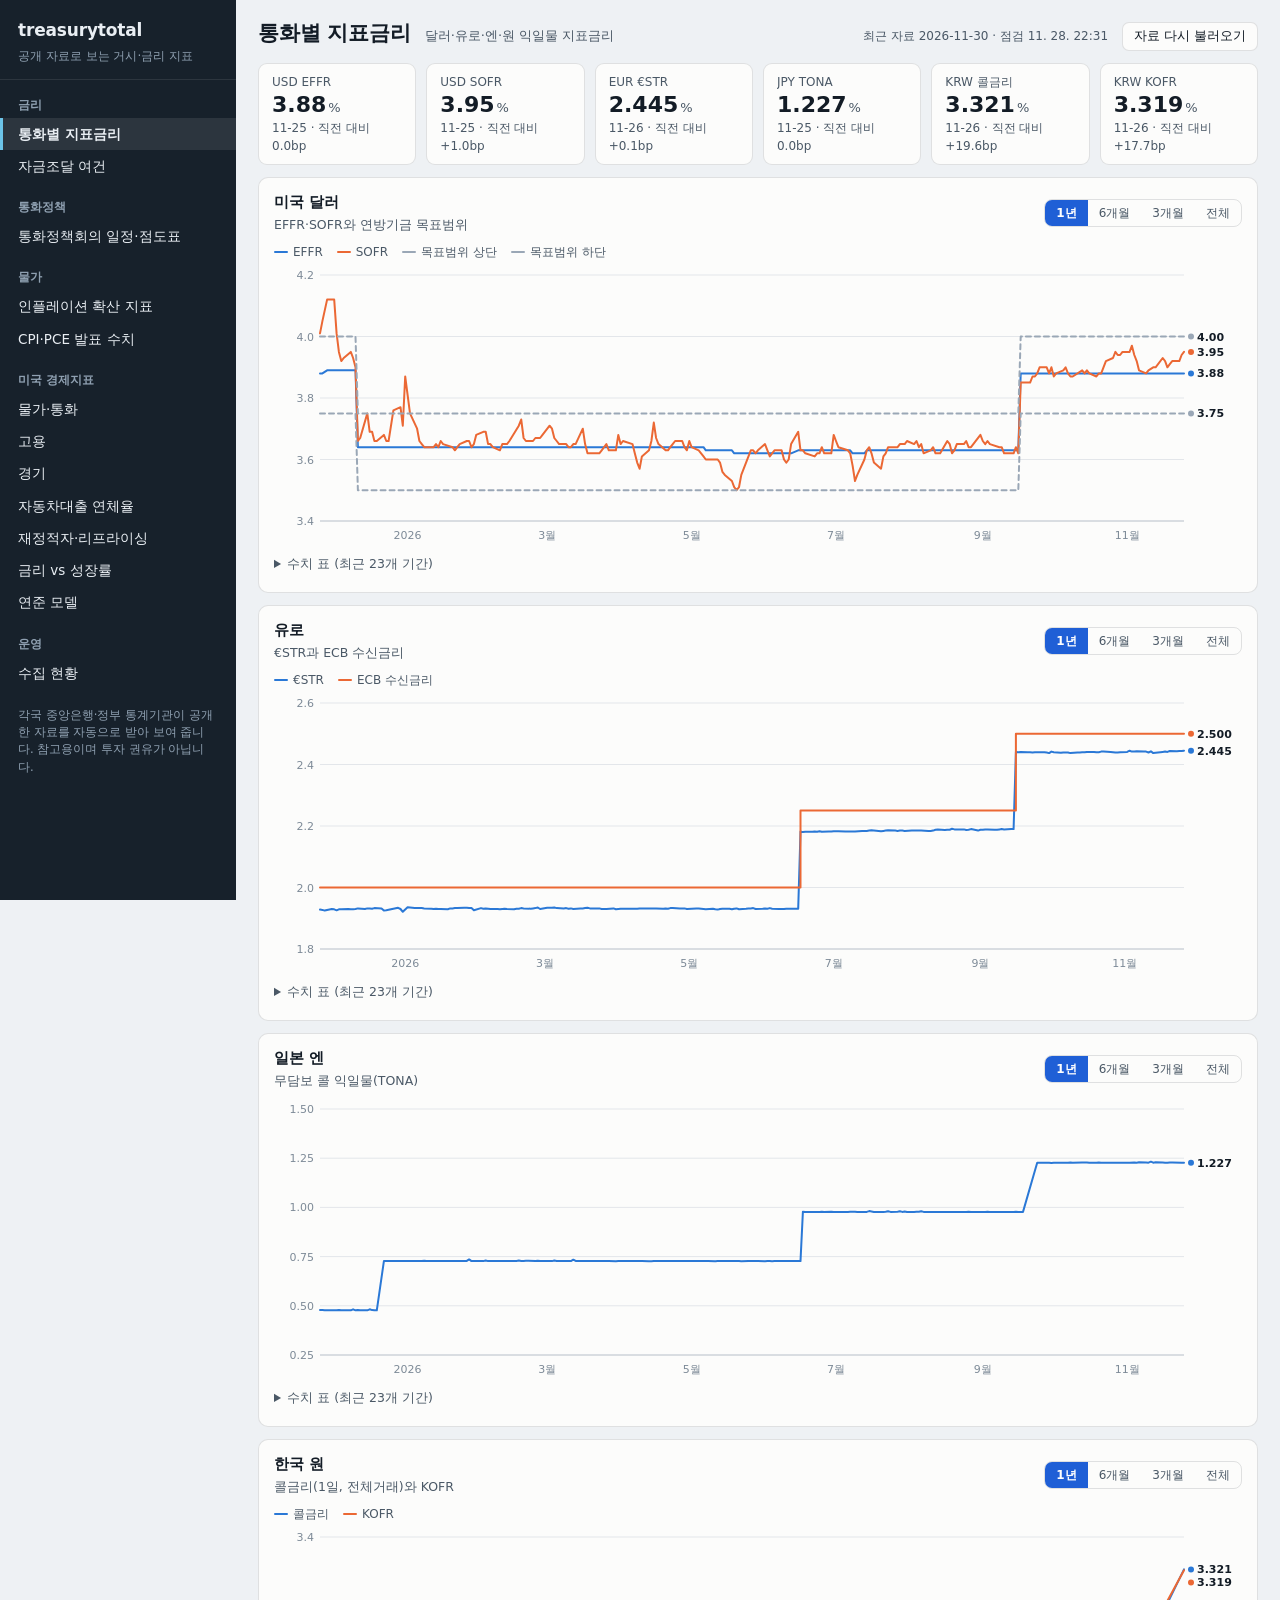
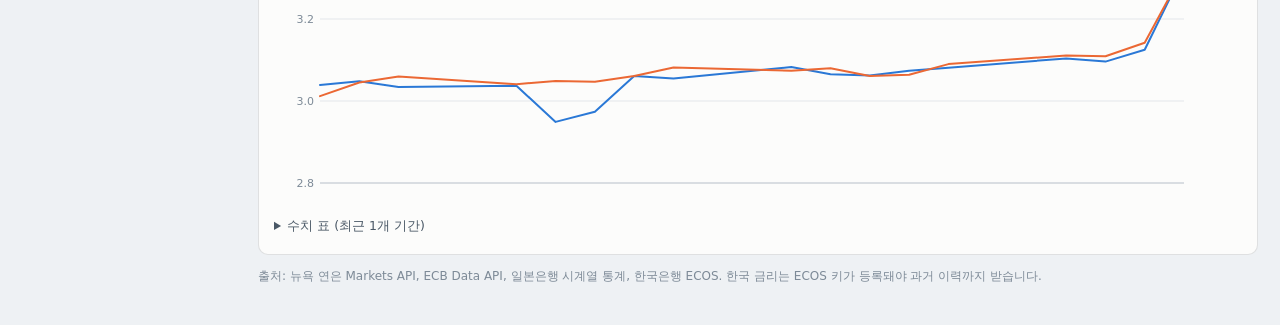
<file: docs/index.html>
<!doctype html>
<html lang="ko">
<head>
<meta charset="utf-8">
<meta name="viewport" content="width=device-width, initial-scale=1">
<meta name="robots" content="noindex, nofollow">
<title>treasurytotal — 거시·금리 지표</title>
<link rel="stylesheet" href="app.css">
</head>
<body class="viz-root">
<div class="shell">
  <aside class="rail" id="rail">
    <div class="brand">
      <h1>treasurytotal</h1>
      <p>공개 자료로 보는 거시·금리 지표</p>
    </div>
    <button class="menu-toggle" id="menu-toggle" type="button" aria-expanded="false">메뉴 열기</button>
    <nav id="nav" aria-label="메뉴"></nav>
    <p class="rail-foot">각국 중앙은행·정부 통계기관이 공개한 자료를 자동으로 받아 보여 줍니다. 참고용이며 투자 권유가 아닙니다.</p>
  </aside>
  <main>
    <div class="topbar">
      <h2 id="title"></h2>
      <span class="desc" id="desc"></span>
      <span class="fresh" id="fresh"></span>
      <button class="btn" id="refresh" type="button">자료 다시 불러오기</button>
    </div>
    <div id="view"></div>
  </main>
</div>
<script src="chart.js"></script>
<script src="app.js"></script>
</body>
</html>
</file>
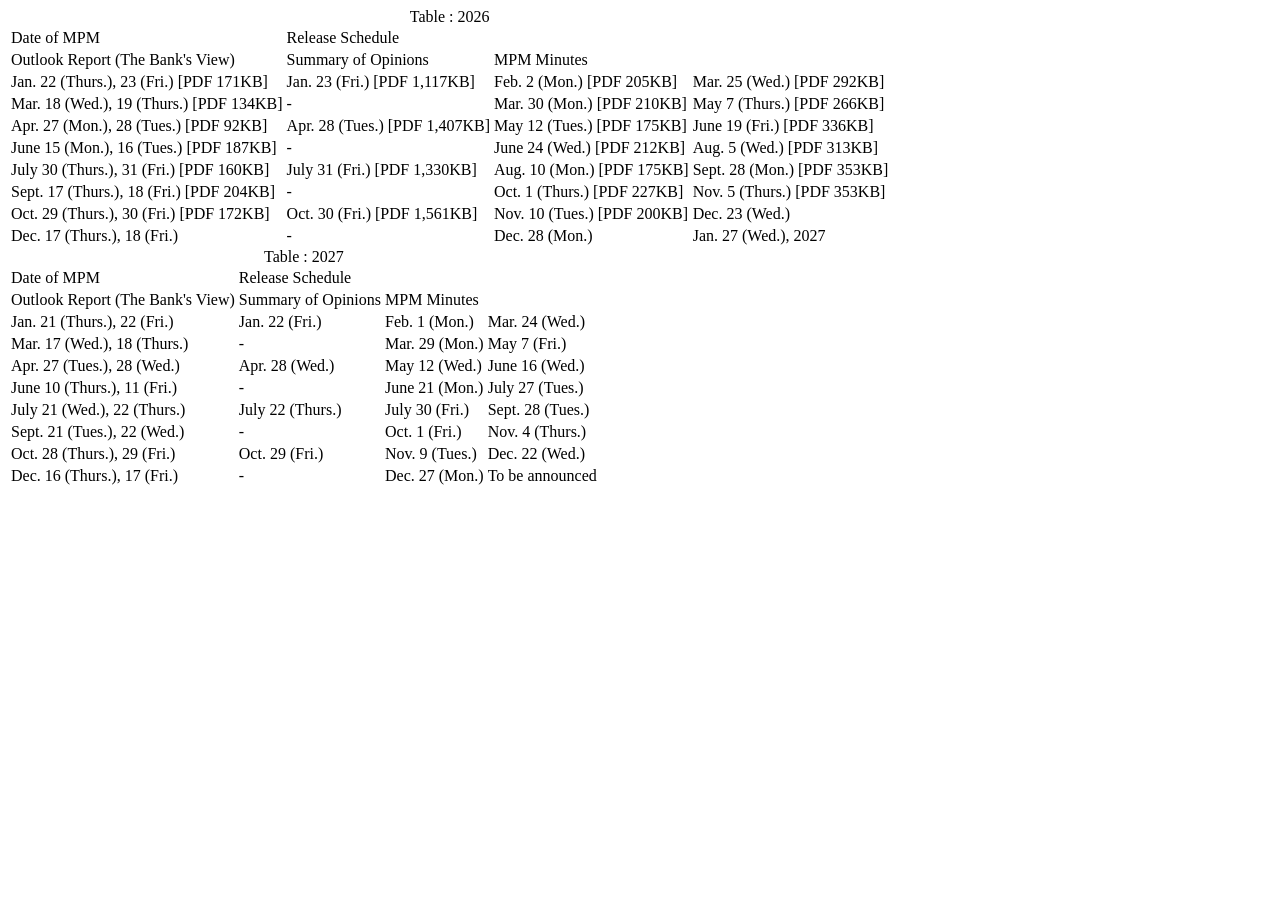
<file: tests/fixtures/boj_schedule.html>
<html><body><table><caption>Table : 2026</caption><tr><td>Date of MPM</td><td>Release Schedule</td></tr><tr><td>Outlook Report (The Bank&#x27;s View)</td><td>Summary of Opinions</td><td>MPM Minutes</td></tr><tr><td>Jan. 22 (Thurs.), 23 (Fri.) [PDF 171KB]</td><td>Jan. 23 (Fri.) [PDF 1,117KB]</td><td>Feb. 2 (Mon.) [PDF 205KB]</td><td>Mar. 25 (Wed.) [PDF 292KB]</td></tr><tr><td>Mar. 18 (Wed.), 19 (Thurs.) [PDF 134KB]</td><td>-</td><td>Mar. 30 (Mon.) [PDF 210KB]</td><td>May 7 (Thurs.) [PDF 266KB]</td></tr><tr><td>Apr. 27 (Mon.), 28 (Tues.) [PDF 92KB]</td><td>Apr. 28 (Tues.) [PDF 1,407KB]</td><td>May 12 (Tues.) [PDF 175KB]</td><td>June 19 (Fri.) [PDF 336KB]</td></tr><tr><td>June 15 (Mon.), 16 (Tues.) [PDF 187KB]</td><td>-</td><td>June 24 (Wed.) [PDF 212KB]</td><td>Aug. 5 (Wed.) [PDF 313KB]</td></tr><tr><td>July 30 (Thurs.), 31 (Fri.) [PDF 160KB]</td><td>July 31 (Fri.) [PDF 1,330KB]</td><td>Aug. 10 (Mon.) [PDF 175KB]</td><td>Sept. 28 (Mon.) [PDF 353KB]</td></tr><tr><td>Sept. 17 (Thurs.), 18 (Fri.) [PDF 204KB]</td><td>-</td><td>Oct. 1 (Thurs.) [PDF 227KB]</td><td>Nov. 5 (Thurs.) [PDF 353KB]</td></tr><tr><td>Oct. 29 (Thurs.), 30 (Fri.) [PDF 172KB]</td><td>Oct. 30 (Fri.) [PDF 1,561KB]</td><td>Nov. 10 (Tues.) [PDF 200KB]</td><td>Dec. 23 (Wed.)</td></tr><tr><td>Dec. 17 (Thurs.), 18 (Fri.)</td><td>-</td><td>Dec. 28 (Mon.)</td><td>Jan. 27 (Wed.), 2027</td></tr></table>
<table><caption>Table : 2027</caption><tr><td>Date of MPM</td><td>Release Schedule</td></tr><tr><td>Outlook Report (The Bank&#x27;s View)</td><td>Summary of Opinions</td><td>MPM Minutes</td></tr><tr><td>Jan. 21 (Thurs.), 22 (Fri.)</td><td>Jan. 22 (Fri.)</td><td>Feb. 1 (Mon.)</td><td>Mar. 24 (Wed.)</td></tr><tr><td>Mar. 17 (Wed.), 18 (Thurs.)</td><td>-</td><td>Mar. 29 (Mon.)</td><td>May 7 (Fri.)</td></tr><tr><td>Apr. 27 (Tues.), 28 (Wed.)</td><td>Apr. 28 (Wed.)</td><td>May 12 (Wed.)</td><td>June 16 (Wed.)</td></tr><tr><td>June 10 (Thurs.), 11 (Fri.)</td><td>-</td><td>June 21 (Mon.)</td><td>July 27 (Tues.)</td></tr><tr><td>July 21 (Wed.), 22 (Thurs.)</td><td>July 22 (Thurs.)</td><td>July 30 (Fri.)</td><td>Sept. 28 (Tues.)</td></tr><tr><td>Sept. 21 (Tues.), 22 (Wed.)</td><td>-</td><td>Oct. 1 (Fri.)</td><td>Nov. 4 (Thurs.)</td></tr><tr><td>Oct. 28 (Thurs.), 29 (Fri.)</td><td>Oct. 29 (Fri.)</td><td>Nov. 9 (Tues.)</td><td>Dec. 22 (Wed.)</td></tr><tr><td>Dec. 16 (Thurs.), 17 (Fri.)</td><td>-</td><td>Dec. 27 (Mon.)</td><td>To be announced</td></tr></table></body></html>
</file>
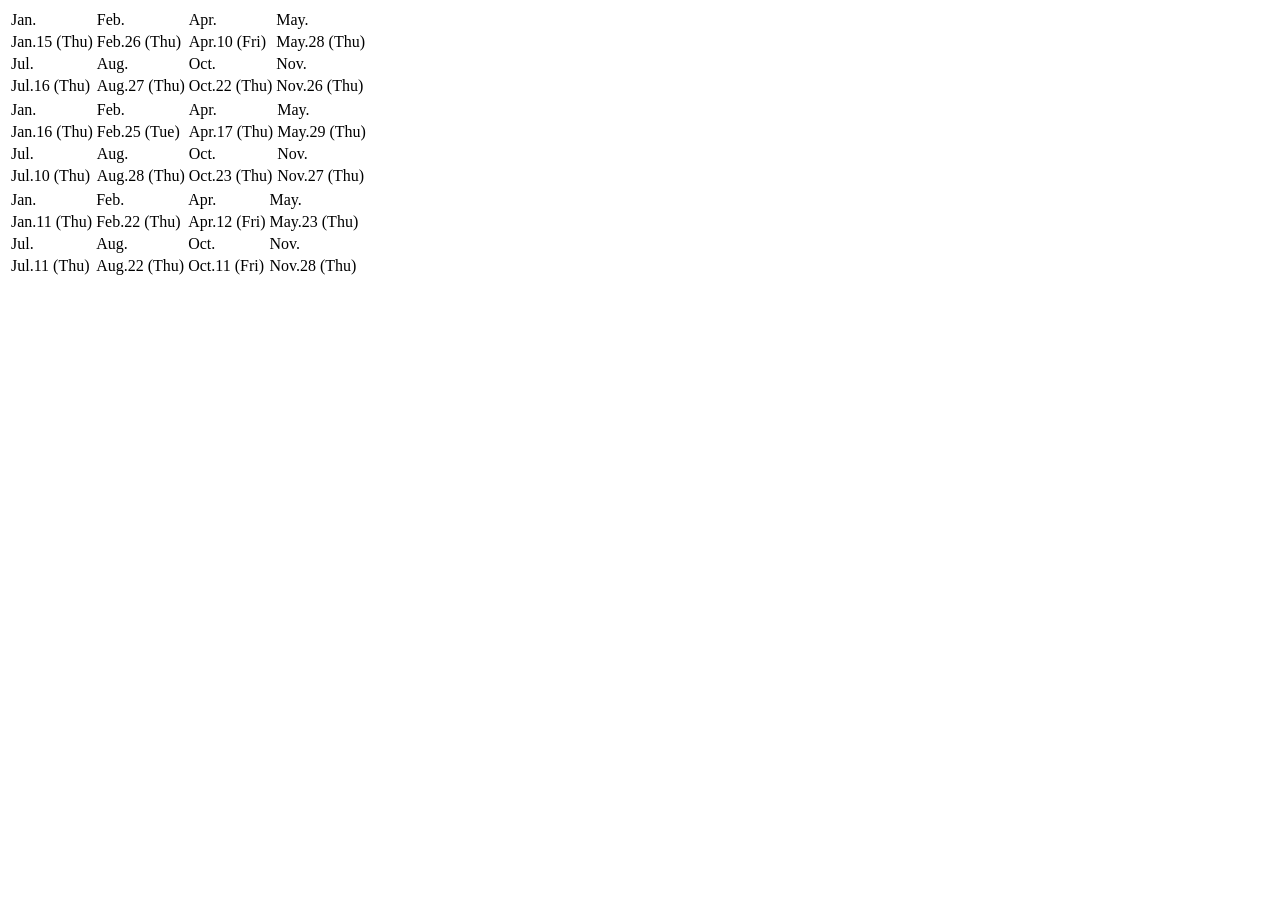
<file: tests/fixtures/bok_schedule.html>
<html><body><table><tr><td>Jan.</td><td>Feb.</td><td>Apr.</td><td>May.</td></tr><tr><td>Jan.15 (Thu)</td><td>Feb.26 (Thu)</td><td>Apr.10 (Fri)</td><td>May.28 (Thu)</td></tr><tr><td>Jul.</td><td>Aug.</td><td>Oct.</td><td>Nov.</td></tr><tr><td>Jul.16 (Thu)</td><td>Aug.27 (Thu)</td><td>Oct.22 (Thu)</td><td>Nov.26 (Thu)</td></tr></table>
<table><tr><td>Jan.</td><td>Feb.</td><td>Apr.</td><td>May.</td></tr><tr><td>Jan.16 (Thu)</td><td>Feb.25 (Tue)</td><td>Apr.17 (Thu)</td><td>May.29 (Thu)</td></tr><tr><td>Jul.</td><td>Aug.</td><td>Oct.</td><td>Nov.</td></tr><tr><td>Jul.10 (Thu)</td><td>Aug.28 (Thu)</td><td>Oct.23 (Thu)</td><td>Nov.27 (Thu)</td></tr></table>
<table><tr><td>Jan.</td><td>Feb.</td><td>Apr.</td><td>May.</td></tr><tr><td>Jan.11 (Thu)</td><td>Feb.22 (Thu)</td><td>Apr.12 (Fri)</td><td>May.23 (Thu)</td></tr><tr><td>Jul.</td><td>Aug.</td><td>Oct.</td><td>Nov.</td></tr><tr><td>Jul.11 (Thu)</td><td>Aug.22 (Thu)</td><td>Oct.11 (Fri)</td><td>Nov.28 (Thu)</td></tr></table></body></html>
</file>
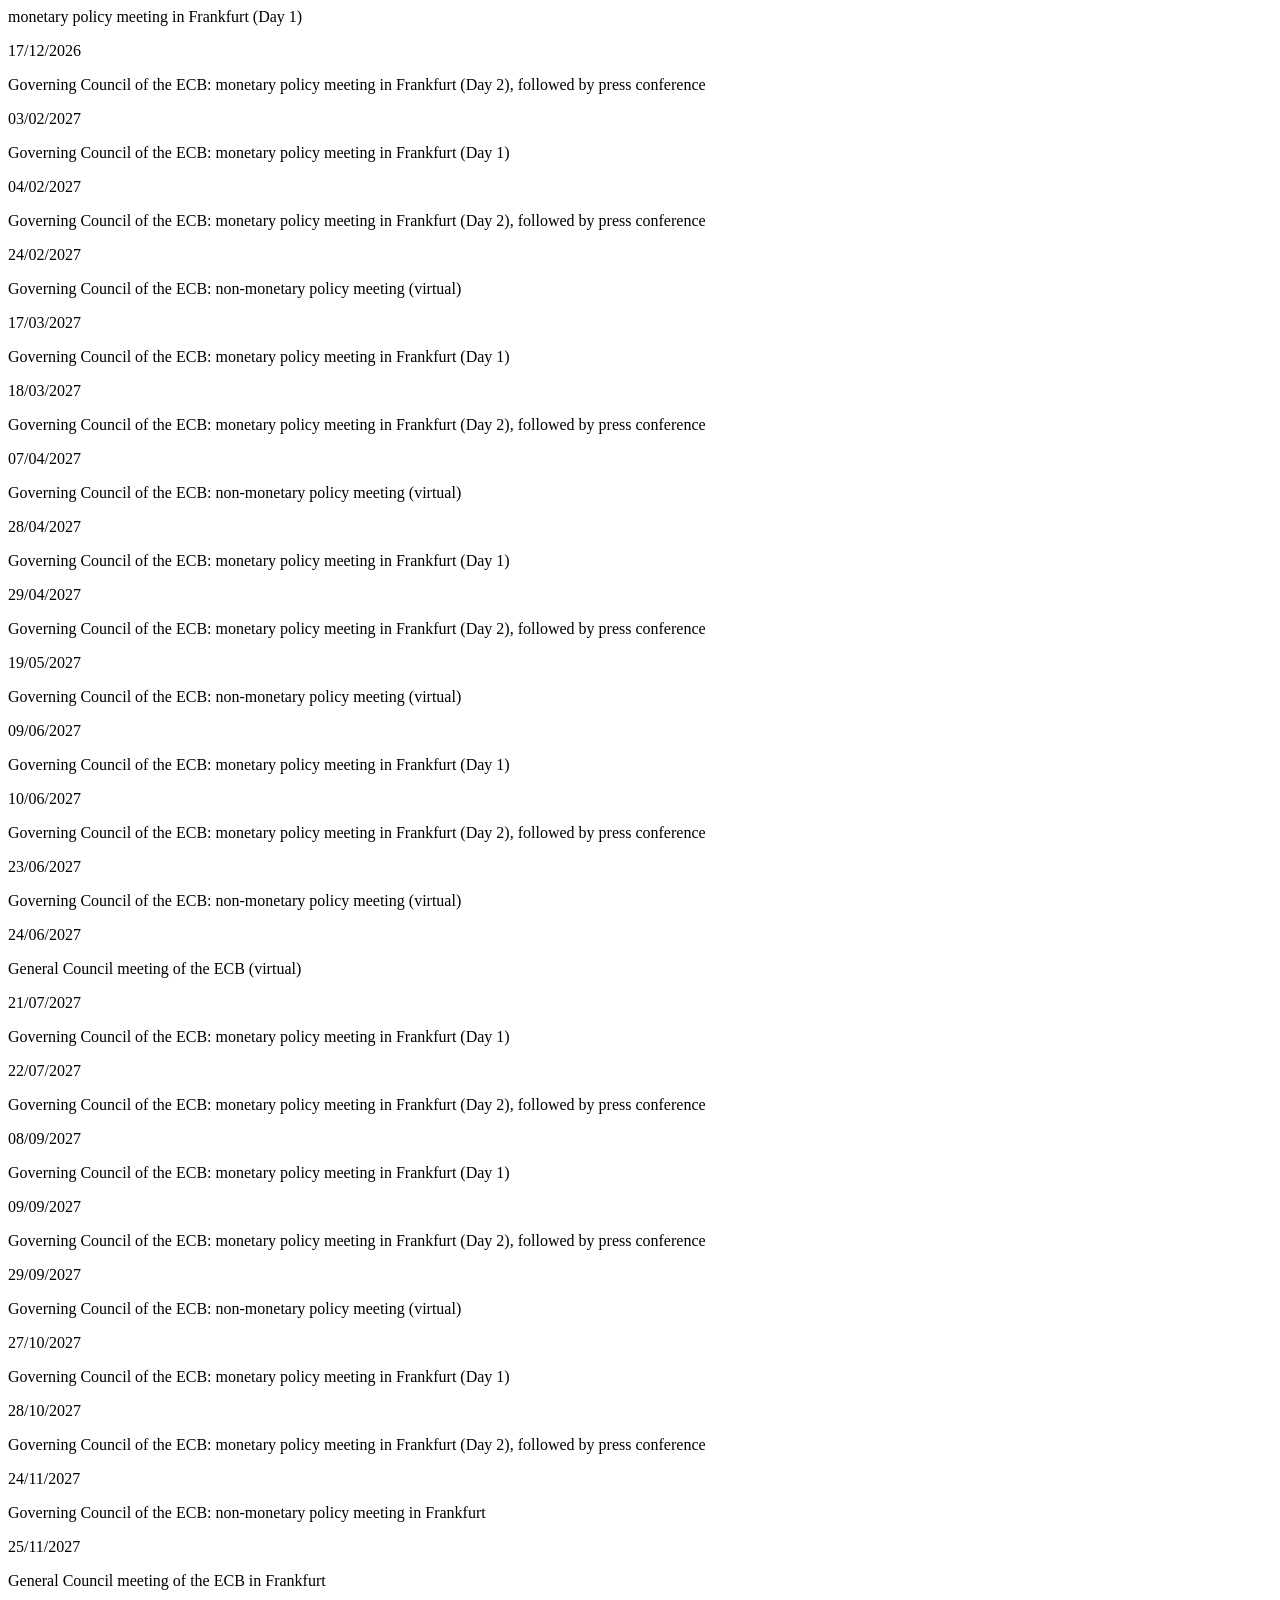
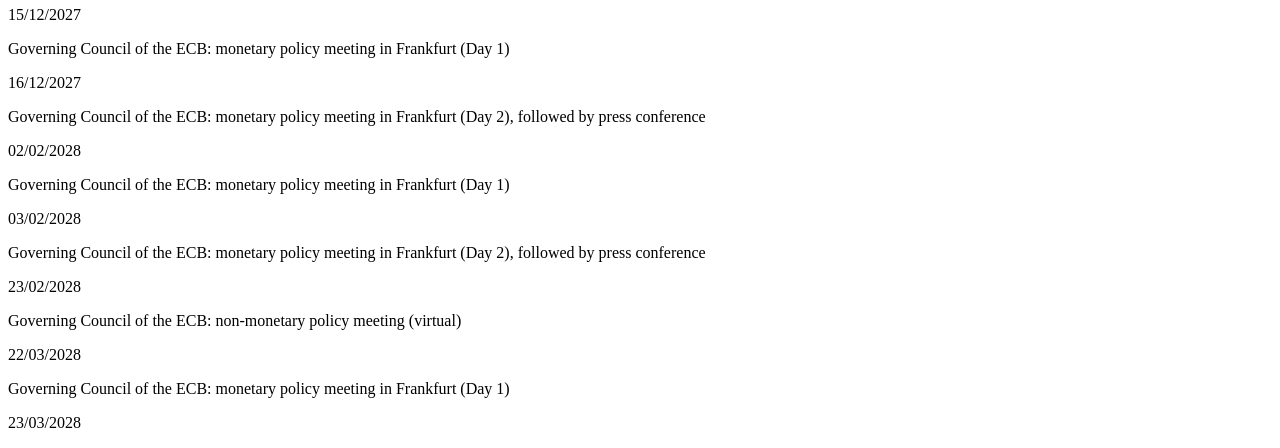
<file: tests/fixtures/ecb_calendar.html>
<html><body><p>monetary policy meeting in Frankfurt (Day 1)</p>
<p>17/12/2026</p>
<p>Governing Council of the ECB: monetary policy meeting in Frankfurt (Day 2), followed by press conference</p>
<p>03/02/2027</p>
<p>Governing Council of the ECB: monetary policy meeting in Frankfurt (Day 1)</p>
<p>04/02/2027</p>
<p>Governing Council of the ECB: monetary policy meeting in Frankfurt (Day 2), followed by press conference</p>
<p>24/02/2027</p>
<p>Governing Council of the ECB: non-monetary policy meeting (virtual)</p>
<p>17/03/2027</p>
<p>Governing Council of the ECB: monetary policy meeting in Frankfurt (Day 1)</p>
<p>18/03/2027</p>
<p>Governing Council of the ECB: monetary policy meeting in Frankfurt (Day 2), followed by press conference</p>
<p>07/04/2027</p>
<p>Governing Council of the ECB: non-monetary policy meeting (virtual)</p>
<p>28/04/2027</p>
<p>Governing Council of the ECB: monetary policy meeting in Frankfurt (Day 1)</p>
<p>29/04/2027</p>
<p>Governing Council of the ECB: monetary policy meeting in Frankfurt (Day 2), followed by press conference</p>
<p>19/05/2027</p>
<p>Governing Council of the ECB: non-monetary policy meeting (virtual)</p>
<p>09/06/2027</p>
<p>Governing Council of the ECB: monetary policy meeting in Frankfurt (Day 1)</p>
<p>10/06/2027</p>
<p>Governing Council of the ECB: monetary policy meeting in Frankfurt (Day 2), followed by press conference</p>
<p>23/06/2027</p>
<p>Governing Council of the ECB: non-monetary policy meeting (virtual)</p>
<p>24/06/2027</p>
<p>General Council meeting of the ECB (virtual)</p>
<p>21/07/2027</p>
<p>Governing Council of the ECB: monetary policy meeting in Frankfurt (Day 1)</p>
<p>22/07/2027</p>
<p>Governing Council of the ECB: monetary policy meeting in Frankfurt (Day 2), followed by press conference</p>
<p>08/09/2027</p>
<p>Governing Council of the ECB: monetary policy meeting in Frankfurt (Day 1)</p>
<p>09/09/2027</p>
<p>Governing Council of the ECB: monetary policy meeting in Frankfurt (Day 2), followed by press conference</p>
<p>29/09/2027</p>
<p>Governing Council of the ECB: non-monetary policy meeting (virtual)</p>
<p>27/10/2027</p>
<p>Governing Council of the ECB: monetary policy meeting in Frankfurt (Day 1)</p>
<p>28/10/2027</p>
<p>Governing Council of the ECB: monetary policy meeting in Frankfurt (Day 2), followed by press conference</p>
<p>24/11/2027</p>
<p>Governing Council of the ECB: non-monetary policy meeting in Frankfurt</p>
<p>25/11/2027</p>
<p>General Council meeting of the ECB in Frankfurt</p>
<p>15/12/2027</p>
<p>Governing Council of the ECB: monetary policy meeting in Frankfurt (Day 1)</p>
<p>16/12/2027</p>
<p>Governing Council of the ECB: monetary policy meeting in Frankfurt (Day 2), followed by press conference</p>
<p>02/02/2028</p>
<p>Governing Council of the ECB: monetary policy meeting in Frankfurt (Day 1)</p>
<p>03/02/2028</p>
<p>Governing Council of the ECB: monetary policy meeting in Frankfurt (Day 2), followed by press conference</p>
<p>23/02/2028</p>
<p>Governing Council of the ECB: non-monetary policy meeting (virtual)</p>
<p>22/03/2028</p>
<p>Governing Council of the ECB: monetary policy meeting in Frankfurt (Day 1)</p>
<p>23/03/2028</p></body></html>
</file>
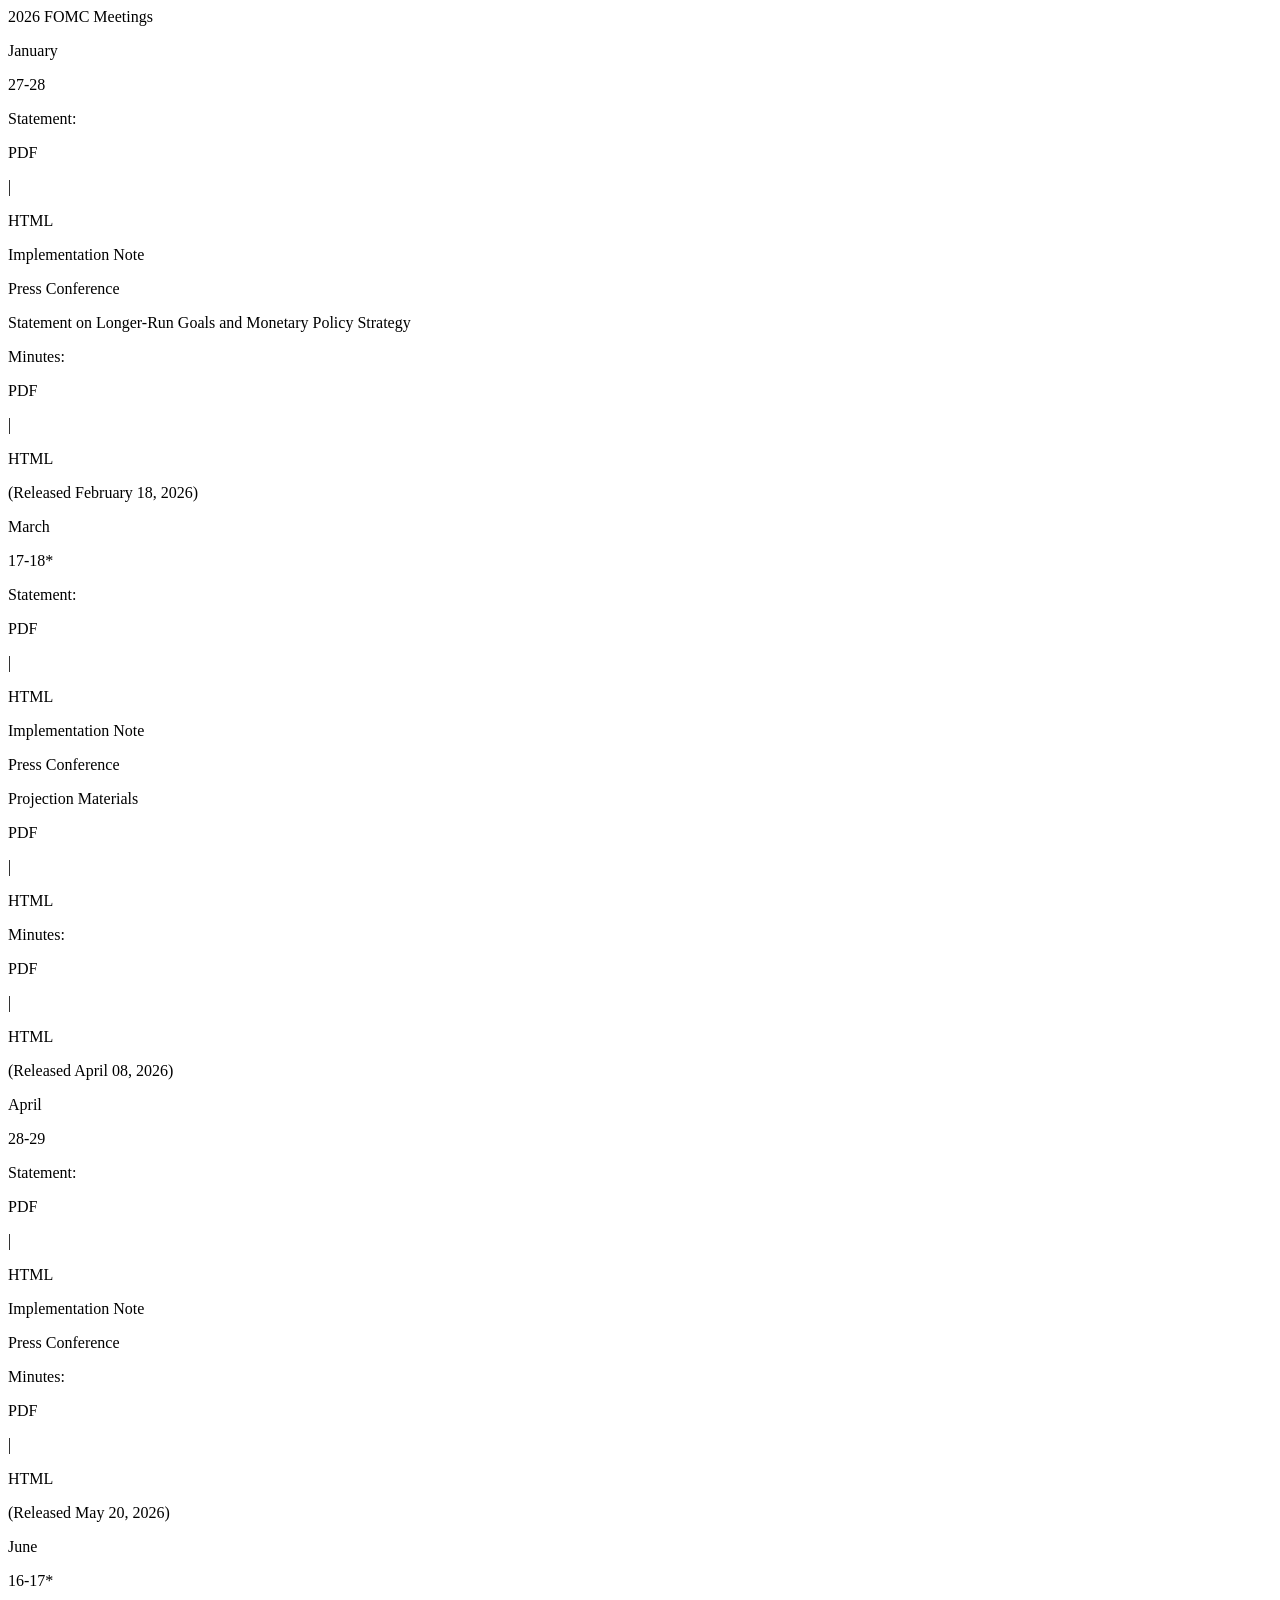
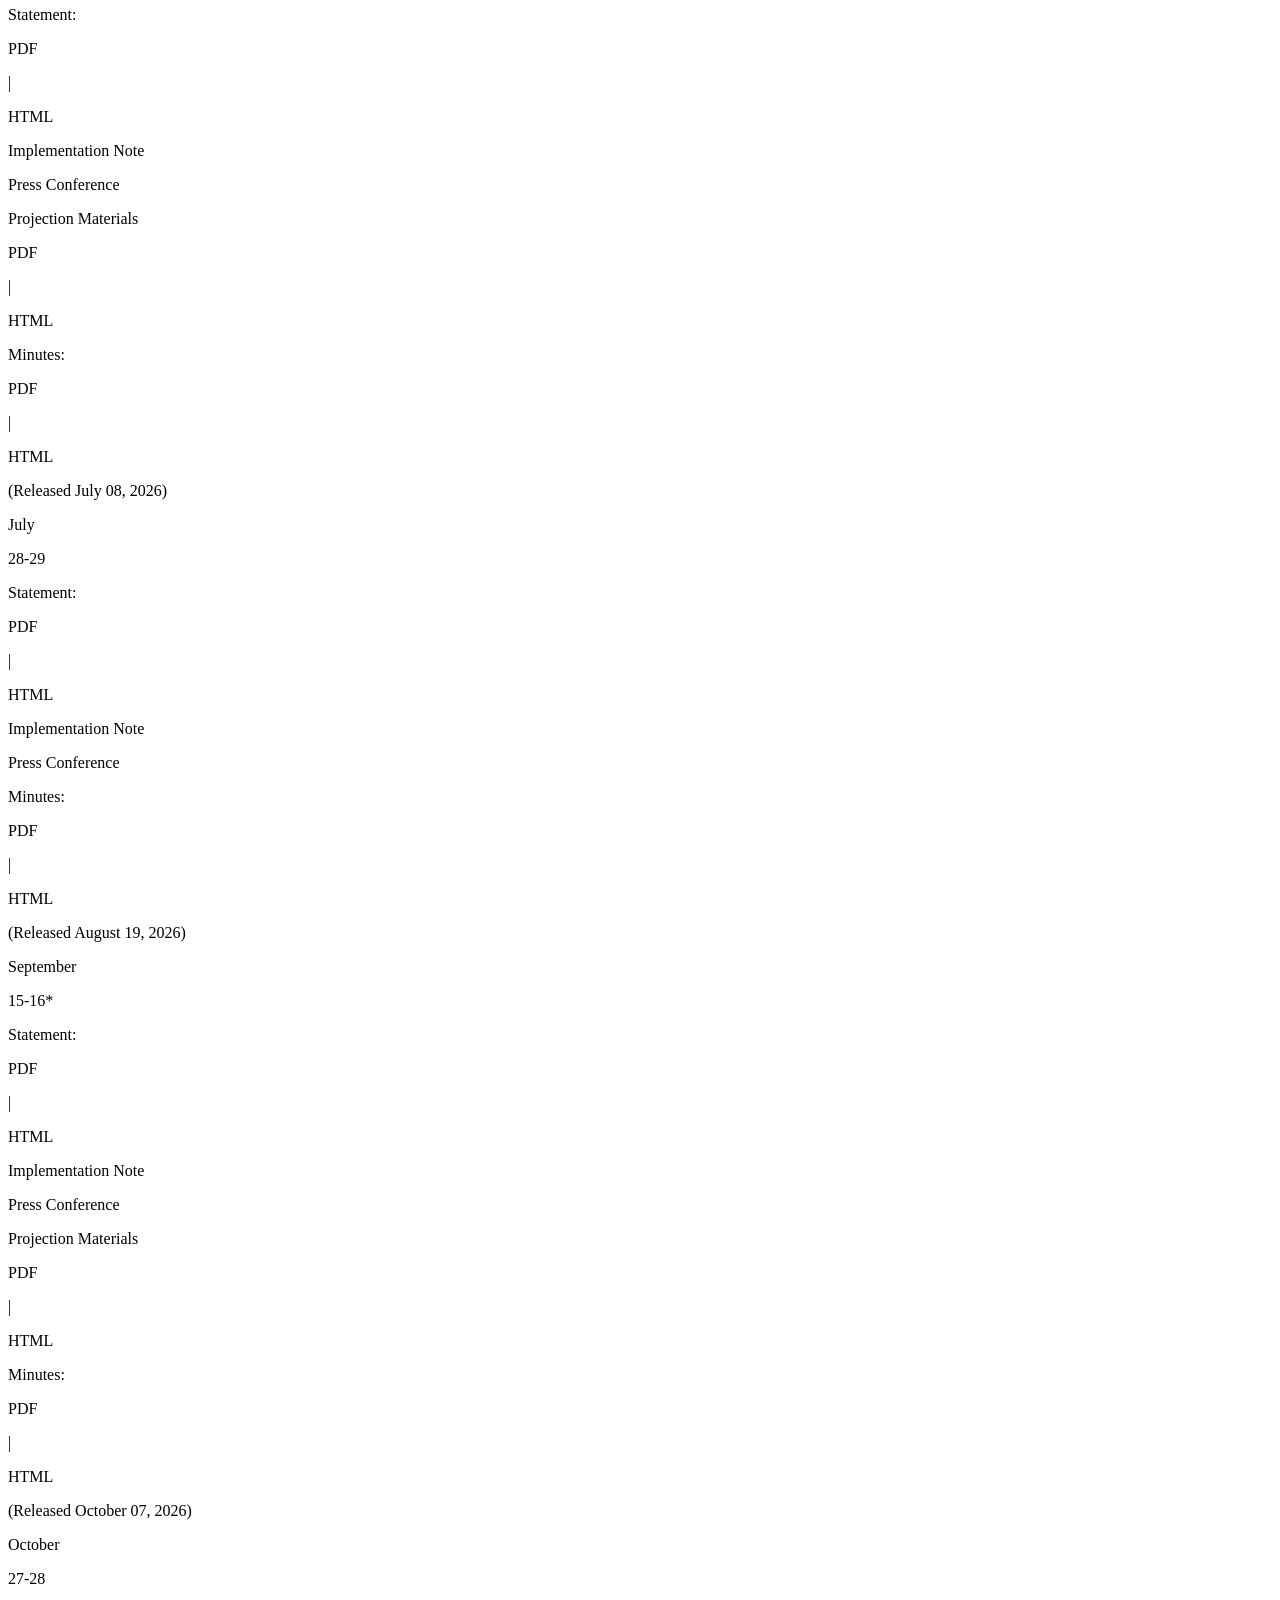
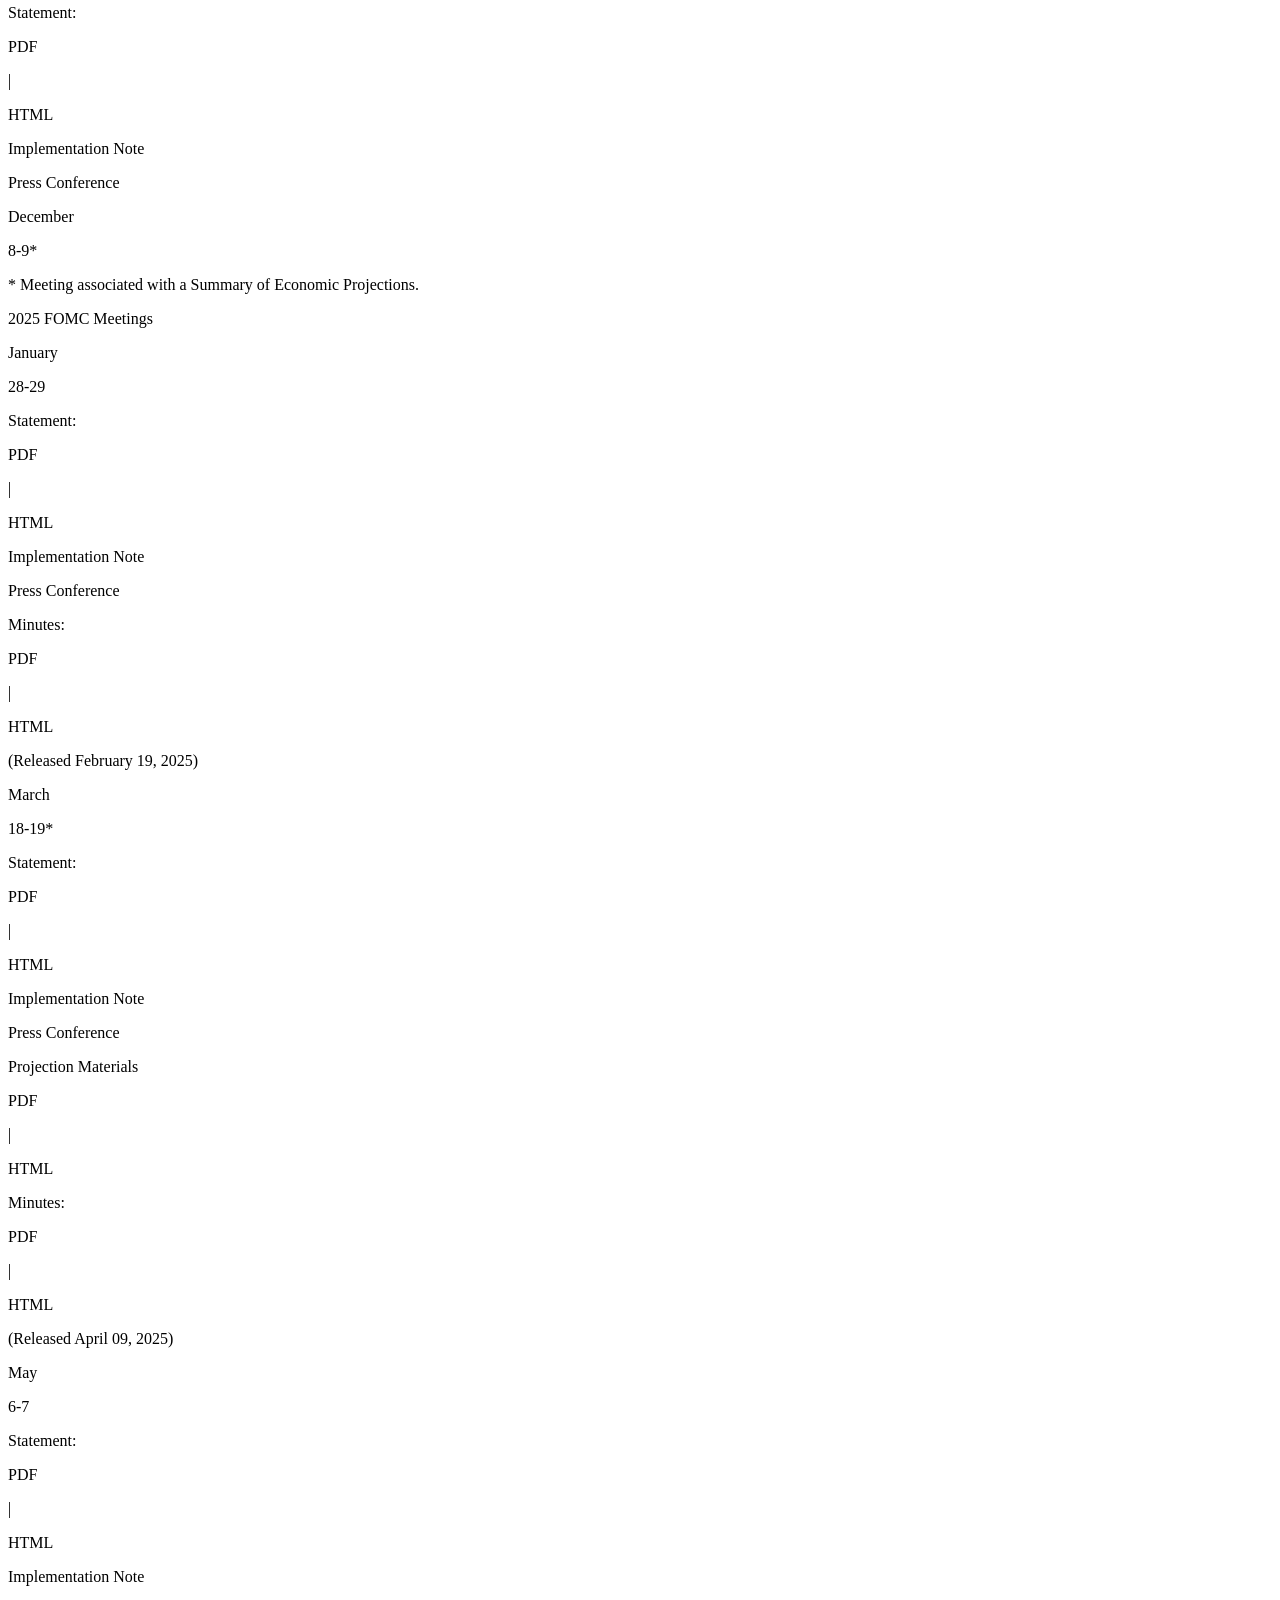
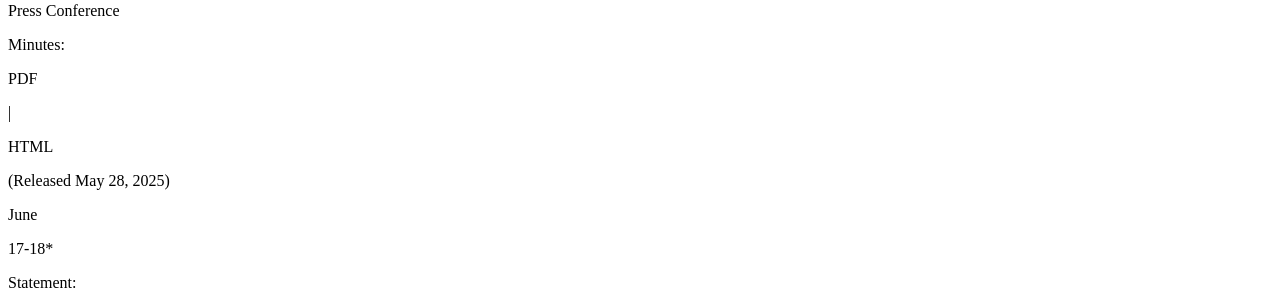
<file: tests/fixtures/fomc_calendar.html>
<html><body><p>2026 FOMC Meetings</p>
<p>January</p>
<p>27-28</p>
<p>Statement:</p>
<p>PDF</p>
<p>|</p>
<p>HTML</p>
<p>Implementation Note</p>
<p>Press Conference</p>
<p>Statement on Longer-Run Goals and Monetary Policy Strategy</p>
<p>Minutes:</p>
<p>PDF</p>
<p>|</p>
<p>HTML</p>
<p>(Released February 18, 2026)</p>
<p>March</p>
<p>17-18*</p>
<p>Statement:</p>
<p>PDF</p>
<p>|</p>
<p>HTML</p>
<p>Implementation Note</p>
<p>Press Conference</p>
<p>Projection Materials</p>
<p>PDF</p>
<p>|</p>
<p>HTML</p>
<p>Minutes:</p>
<p>PDF</p>
<p>|</p>
<p>HTML</p>
<p>(Released April 08, 2026)</p>
<p>April</p>
<p>28-29</p>
<p>Statement:</p>
<p>PDF</p>
<p>|</p>
<p>HTML</p>
<p>Implementation Note</p>
<p>Press Conference</p>
<p>Minutes:</p>
<p>PDF</p>
<p>|</p>
<p>HTML</p>
<p>(Released May 20, 2026)</p>
<p>June</p>
<p>16-17*</p>
<p>Statement:</p>
<p>PDF</p>
<p>|</p>
<p>HTML</p>
<p>Implementation Note</p>
<p>Press Conference</p>
<p>Projection Materials</p>
<p>PDF</p>
<p>|</p>
<p>HTML</p>
<p>Minutes:</p>
<p>PDF</p>
<p>|</p>
<p>HTML</p>
<p>(Released July 08, 2026)</p>
<p>July</p>
<p>28-29</p>
<p>Statement:</p>
<p>PDF</p>
<p>|</p>
<p>HTML</p>
<p>Implementation Note</p>
<p>Press Conference</p>
<p>Minutes:</p>
<p>PDF</p>
<p>|</p>
<p>HTML</p>
<p>(Released August 19, 2026)</p>
<p>September</p>
<p>15-16*</p>
<p>Statement:</p>
<p>PDF</p>
<p>|</p>
<p>HTML</p>
<p>Implementation Note</p>
<p>Press Conference</p>
<p>Projection Materials</p>
<p>PDF</p>
<p>|</p>
<p>HTML</p>
<p>Minutes:</p>
<p>PDF</p>
<p>|</p>
<p>HTML</p>
<p>(Released October 07, 2026)</p>
<p>October</p>
<p>27-28</p>
<p>Statement:</p>
<p>PDF</p>
<p>|</p>
<p>HTML</p>
<p>Implementation Note</p>
<p>Press Conference</p>
<p>December</p>
<p>8-9*</p>
<p>* Meeting associated with a Summary of Economic Projections.</p>
<p>2025 FOMC Meetings</p>
<p>January</p>
<p>28-29</p>
<p>Statement:</p>
<p>PDF</p>
<p>|</p>
<p>HTML</p>
<p>Implementation Note</p>
<p>Press Conference</p>
<p>Minutes:</p>
<p>PDF</p>
<p>|</p>
<p>HTML</p>
<p>(Released February 19, 2025)</p>
<p>March</p>
<p>18-19*</p>
<p>Statement:</p>
<p>PDF</p>
<p>|</p>
<p>HTML</p>
<p>Implementation Note</p>
<p>Press Conference</p>
<p>Projection Materials</p>
<p>PDF</p>
<p>|</p>
<p>HTML</p>
<p>Minutes:</p>
<p>PDF</p>
<p>|</p>
<p>HTML</p>
<p>(Released April 09, 2025)</p>
<p>May</p>
<p>6-7</p>
<p>Statement:</p>
<p>PDF</p>
<p>|</p>
<p>HTML</p>
<p>Implementation Note</p>
<p>Press Conference</p>
<p>Minutes:</p>
<p>PDF</p>
<p>|</p>
<p>HTML</p>
<p>(Released May 28, 2025)</p>
<p>June</p>
<p>17-18*</p>
<p>Statement:</p></body></html>
</file>
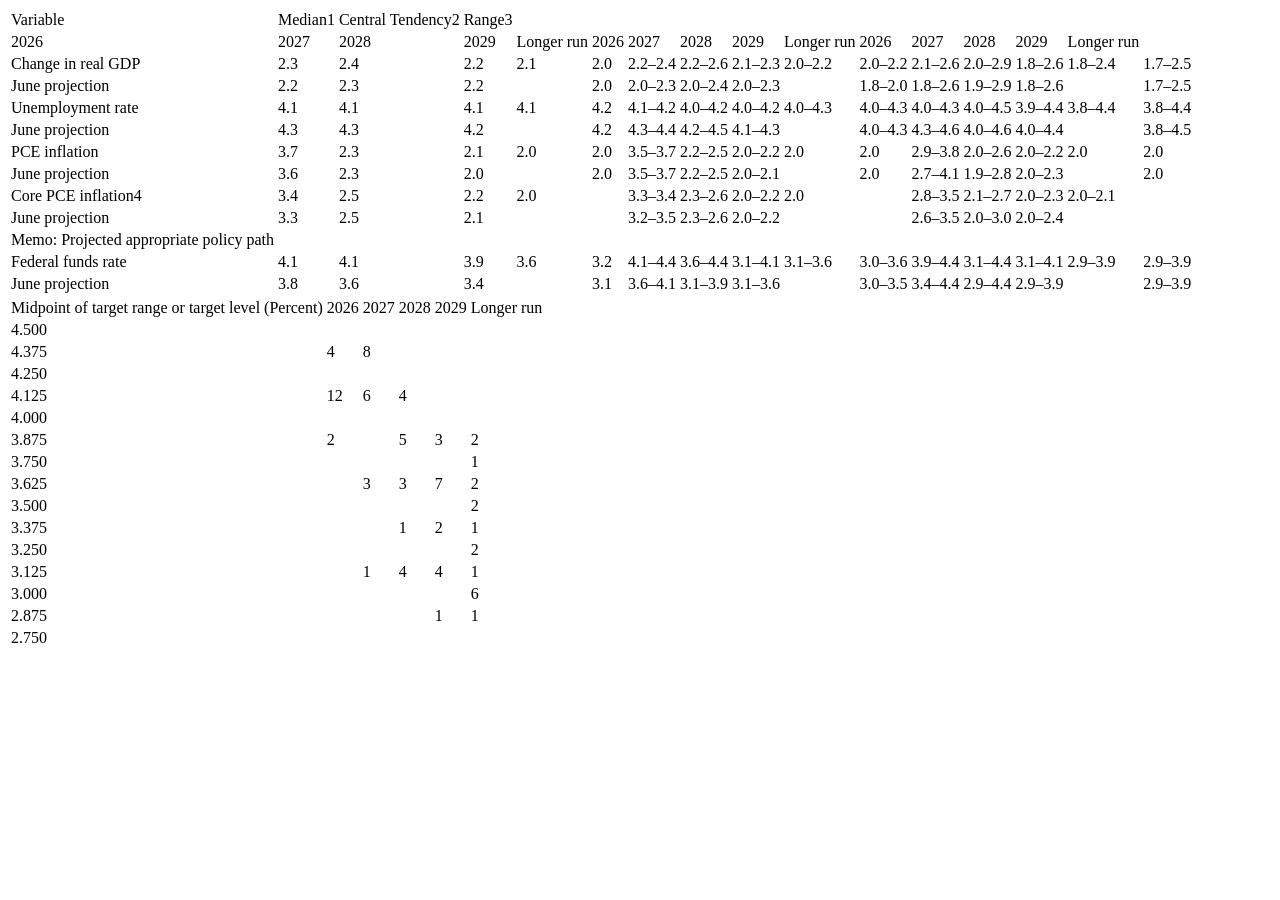
<file: tests/fixtures/sep_20260916.html>
<html><body><table><tr><td>Variable</td><td>Median1</td><td>Central Tendency2</td><td>Range3</td></tr><tr><td>2026</td><td>2027</td><td>2028</td><td>2029</td><td>Longer run</td><td>2026</td><td>2027</td><td>2028</td><td>2029</td><td>Longer run</td><td>2026</td><td>2027</td><td>2028</td><td>2029</td><td>Longer run</td></tr><tr><td>Change in real GDP</td><td>2.3</td><td>2.4</td><td>2.2</td><td>2.1</td><td>2.0</td><td>2.2–2.4</td><td>2.2–2.6</td><td>2.1–2.3</td><td>2.0–2.2</td><td>2.0–2.2</td><td>2.1–2.6</td><td>2.0–2.9</td><td>1.8–2.6</td><td>1.8–2.4</td><td>1.7–2.5</td></tr><tr><td>June projection</td><td>2.2</td><td>2.3</td><td>2.2</td><td></td><td>2.0</td><td>2.0–2.3</td><td>2.0–2.4</td><td>2.0–2.3</td><td></td><td>1.8–2.0</td><td>1.8–2.6</td><td>1.9–2.9</td><td>1.8–2.6</td><td></td><td>1.7–2.5</td></tr><tr><td>Unemployment rate</td><td>4.1</td><td>4.1</td><td>4.1</td><td>4.1</td><td>4.2</td><td>4.1–4.2</td><td>4.0–4.2</td><td>4.0–4.2</td><td>4.0–4.3</td><td>4.0–4.3</td><td>4.0–4.3</td><td>4.0–4.5</td><td>3.9–4.4</td><td>3.8–4.4</td><td>3.8–4.4</td></tr><tr><td>June projection</td><td>4.3</td><td>4.3</td><td>4.2</td><td></td><td>4.2</td><td>4.3–4.4</td><td>4.2–4.5</td><td>4.1–4.3</td><td></td><td>4.0–4.3</td><td>4.3–4.6</td><td>4.0–4.6</td><td>4.0–4.4</td><td></td><td>3.8–4.5</td></tr><tr><td>PCE inflation</td><td>3.7</td><td>2.3</td><td>2.1</td><td>2.0</td><td>2.0</td><td>3.5–3.7</td><td>2.2–2.5</td><td>2.0–2.2</td><td>2.0</td><td>2.0</td><td>2.9–3.8</td><td>2.0–2.6</td><td>2.0–2.2</td><td>2.0</td><td>2.0</td></tr><tr><td>June projection</td><td>3.6</td><td>2.3</td><td>2.0</td><td></td><td>2.0</td><td>3.5–3.7</td><td>2.2–2.5</td><td>2.0–2.1</td><td></td><td>2.0</td><td>2.7–4.1</td><td>1.9–2.8</td><td>2.0–2.3</td><td></td><td>2.0</td></tr><tr><td>Core PCE inflation4</td><td>3.4</td><td>2.5</td><td>2.2</td><td>2.0</td><td></td><td>3.3–3.4</td><td>2.3–2.6</td><td>2.0–2.2</td><td>2.0</td><td></td><td>2.8–3.5</td><td>2.1–2.7</td><td>2.0–2.3</td><td>2.0–2.1</td><td></td></tr><tr><td>June projection</td><td>3.3</td><td>2.5</td><td>2.1</td><td></td><td></td><td>3.2–3.5</td><td>2.3–2.6</td><td>2.0–2.2</td><td></td><td></td><td>2.6–3.5</td><td>2.0–3.0</td><td>2.0–2.4</td><td></td><td></td></tr><tr><td>Memo: Projected appropriate policy path</td></tr><tr><td>Federal funds rate</td><td>4.1</td><td>4.1</td><td>3.9</td><td>3.6</td><td>3.2</td><td>4.1–4.4</td><td>3.6–4.4</td><td>3.1–4.1</td><td>3.1–3.6</td><td>3.0–3.6</td><td>3.9–4.4</td><td>3.1–4.4</td><td>3.1–4.1</td><td>2.9–3.9</td><td>2.9–3.9</td></tr><tr><td>June projection</td><td>3.8</td><td>3.6</td><td>3.4</td><td></td><td>3.1</td><td>3.6–4.1</td><td>3.1–3.9</td><td>3.1–3.6</td><td></td><td>3.0–3.5</td><td>3.4–4.4</td><td>2.9–4.4</td><td>2.9–3.9</td><td></td><td>2.9–3.9</td></tr></table>
<table><tr><td>Midpoint of target range or target level (Percent)</td><td>2026</td><td>2027</td><td>2028</td><td>2029</td><td>Longer run</td></tr><tr><td>4.500</td><td></td><td></td><td></td><td></td><td></td></tr><tr><td>4.375</td><td>4</td><td>8</td><td></td><td></td><td></td></tr><tr><td>4.250</td><td></td><td></td><td></td><td></td><td></td></tr><tr><td>4.125</td><td>12</td><td>6</td><td>4</td><td></td><td></td></tr><tr><td>4.000</td><td></td><td></td><td></td><td></td><td></td></tr><tr><td>3.875</td><td>2</td><td></td><td>5</td><td>3</td><td>2</td></tr><tr><td>3.750</td><td></td><td></td><td></td><td></td><td>1</td></tr><tr><td>3.625</td><td></td><td>3</td><td>3</td><td>7</td><td>2</td></tr><tr><td>3.500</td><td></td><td></td><td></td><td></td><td>2</td></tr><tr><td>3.375</td><td></td><td></td><td>1</td><td>2</td><td>1</td></tr><tr><td>3.250</td><td></td><td></td><td></td><td></td><td>2</td></tr><tr><td>3.125</td><td></td><td>1</td><td>4</td><td>4</td><td>1</td></tr><tr><td>3.000</td><td></td><td></td><td></td><td></td><td>6</td></tr><tr><td>2.875</td><td></td><td></td><td></td><td>1</td><td>1</td></tr><tr><td>2.750</td><td></td><td></td><td></td><td></td><td></td></tr></table></body></html>
</file>
<file: docs/app.css>
.viz-root {
  color-scheme: light;
  --page: #eef1f4; --surface: #fcfcfb;
  --ink: #131c26; --ink2: #4a5866; --muted: #7d8a97;
  --grid: #e3e6ea; --axis: #c2c9d1;
  --border: rgba(19,28,38,.12); --wash: rgba(19,28,38,.05);
  --rail: #17212b; --rail-ink: #e9eef3; --rail-muted: #8fa0b1; --rail-mark: #6cc4e8;
  /* 계열 색: 순서를 고정해 쓴다 */
  --s1: #2a78d6; --s2: #eb6834; --s3: #1baf7a; --s4: #eda100; --s5: #e87ba4; --s6: #008300;
  --bar: #9aa7b6; --bar-soft: #c9d1da;
  --up: #b3261e; --down: #1c5fb8;
  --accent: #1f5fd6; --accent-ink: #ffffff; --accent-wash: rgba(31,95,214,.08);
  --bank-bok: #9b2335; --bank-fed: #1f5fd6; --bank-boj: #7a4fc4; --bank-ecb: #0f8a63;
  --hike-bg: rgba(179,38,30,.10); --cut-bg: rgba(28,95,184,.10);
}
@media (prefers-color-scheme: dark) {
  .viz-root {
    color-scheme: dark;
    --page: #0d0d0d; --surface: #1a1a19;
    --ink: #f0efec; --ink2: #c3c2b7; --muted: #898781;
    --grid: #2c2c2a; --axis: #3d3d3a;
    --border: rgba(255,255,255,.12); --wash: rgba(255,255,255,.06);
    --rail: #121416; --rail-ink: #e9eef3; --rail-muted: #8b98a5; --rail-mark: #6cc4e8;
    --s1: #3987e5; --s2: #d95926; --s3: #199e70; --s4: #c98500; --s5: #d55181; --s6: #0ca30c;
    --bar: #6f7b88; --bar-soft: #454d56;
    --up: #f08b84; --down: #86b6ef;
    --accent: #5b9bf0; --accent-ink: #0d0d0d; --accent-wash: rgba(91,155,240,.14);
    --bank-bok: #e0707f; --bank-fed: #5b9bf0; --bank-boj: #a98be8; --bank-ecb: #3fbf95;
    --hike-bg: rgba(240,139,132,.16); --cut-bg: rgba(134,182,239,.16);
  }
}
* { box-sizing: border-box; }
html, body { height: 100%; }
body {
  margin: 0; background: var(--page); color: var(--ink);
  font: 14px/1.5 system-ui, -apple-system, "Segoe UI", "Malgun Gothic", "Apple SD Gothic Neo", sans-serif;
}
.shell { display: grid; grid-template-columns: 236px minmax(0, 1fr); min-height: 100%; }

/* 왼쪽 메뉴 */
.rail { background: var(--rail); color: var(--rail-ink); padding: 18px 0 24px; position: sticky; top: 0; height: 100vh; overflow-y: auto; }
.brand { padding: 0 18px 14px; border-bottom: 1px solid rgba(255,255,255,.09); }
.brand h1 { font-size: 17px; margin: 0; letter-spacing: -.01em; }
.brand p { margin: 3px 0 0; color: var(--rail-muted); font-size: 12px; }
.rail h2 { font-size: 12px; font-weight: 600; color: var(--rail-muted); margin: 16px 18px 4px; }
.rail a {
  display: block; padding: 6px 18px 6px 15px; color: var(--rail-ink); text-decoration: none; font-size: 13.5px;
  border-left: 3px solid transparent;
}
.rail a:hover { background: rgba(255,255,255,.06); }
.rail a[aria-current="page"] { border-left-color: var(--rail-mark); background: rgba(255,255,255,.09); font-weight: 600; }
.rail a:focus-visible, button:focus-visible, select:focus-visible, summary:focus-visible { outline: 2px solid var(--rail-mark); outline-offset: 1px; }
.rail-foot { margin: 18px 18px 0; color: var(--rail-muted); font-size: 11.5px; line-height: 1.5; }

/* 본문 */
main { padding: 18px 22px 40px; max-width: 1220px; width: 100%; min-width: 0; }
.topbar { display: flex; flex-wrap: wrap; align-items: baseline; gap: 4px 14px; margin-bottom: 12px; }
.topbar h2 { font-size: 21px; margin: 0; letter-spacing: -.01em; }
.topbar .desc { color: var(--ink2); font-size: 13px; flex: 1 1 260px; }
.fresh { color: var(--ink2); font-size: 12px; font-variant-numeric: tabular-nums; }
.btn {
  font: inherit; font-size: 12.5px; color: var(--ink); background: var(--surface);
  border: 1px solid var(--border); border-radius: 7px; padding: 4px 11px; cursor: pointer;
}
.btn:hover { background: var(--wash); }

.tiles { display: grid; grid-template-columns: repeat(auto-fit, minmax(150px, 1fr)); gap: 10px; margin-bottom: 12px; }
.tile { background: var(--surface); border: 1px solid var(--border); border-radius: 9px; padding: 9px 13px; min-width: 0; }
.tile .label { color: var(--ink2); font-size: 12px; white-space: nowrap; overflow: hidden; text-overflow: ellipsis; }
.tile .value { font-size: 22px; font-weight: 650; line-height: 1.3; font-variant-numeric: tabular-nums; }
.tile .value small { font-size: 13px; font-weight: 500; color: var(--ink2); margin-left: 2px; }
.tile .delta { color: var(--ink2); font-size: 12px; font-variant-numeric: tabular-nums; }

.card { background: var(--surface); border: 1px solid var(--border); border-radius: 10px; padding: 13px 15px; margin-bottom: 12px; min-width: 0; }
.card-head > div:first-child { min-width: 0; }
.card-head { display: flex; flex-wrap: wrap; gap: 6px 12px; align-items: center; justify-content: space-between; margin-bottom: 8px; }
.card h3 { font-size: 15px; margin: 0; }
.card .sub { color: var(--ink2); font-size: 12.5px; margin: 2px 0 0; }
.guide { background: var(--accent-wash); border-left: 3px solid var(--accent); border-radius: 0 8px 8px 0; padding: 9px 12px; color: var(--ink2); font-size: 13px; margin: 0 0 10px; }
.guide b { color: var(--ink); font-weight: 600; }
.note { color: var(--muted); font-size: 12px; margin: 8px 0 0; }
.empty { color: var(--ink2); background: var(--wash); border-radius: 8px; padding: 14px; margin: 0; }
.grid2 { display: grid; grid-template-columns: 1fr 1fr; gap: 12px; }
.grid2 > .card { margin-bottom: 0; }
.grid2 { margin-bottom: 12px; }

.legend { display: flex; flex-wrap: wrap; gap: 2px 14px; color: var(--ink2); font-size: 12px; margin-bottom: 4px; }
.lg { display: inline-flex; align-items: center; gap: 5px; }
.key { display: inline-block; width: 14px; height: 2px; border-radius: 1px; flex: none; }
.key-bar { height: 9px; width: 9px; border-radius: 2px; }
.key-dash { background-image: linear-gradient(90deg, var(--surface) 0 30%, transparent 30% 70%, var(--surface) 70%); background-size: 7px 2px; }
.chart { position: relative; }
.chart svg { display: block; max-width: 100%; height: auto; }
.grid { stroke: var(--grid); stroke-width: 1; }
.axis { stroke: var(--axis); stroke-width: 1; }
.cross { stroke: var(--axis); stroke-width: 1; }
.ref { stroke: var(--ink2); stroke-width: 1; stroke-dasharray: 4 4; }
.reflabel { fill: var(--ink2); font-size: 11px; paint-order: stroke; stroke: var(--surface); stroke-width: 3px; stroke-linejoin: round; }
.median { stroke: var(--s2); stroke-width: 2.5; stroke-linecap: round; }
.tick { fill: var(--muted); font-size: 11px; font-variant-numeric: tabular-nums; }
.endlabel { fill: var(--ink); font-size: 11px; font-weight: 600; font-variant-numeric: tabular-nums; }
.halo { paint-order: stroke; stroke: var(--surface); stroke-width: 3px; stroke-linejoin: round; }
.line { fill: none; stroke-width: 2; stroke-linejoin: round; stroke-linecap: round; }
.dot { stroke: var(--surface); stroke-width: 2; }
.tip {
  position: absolute; pointer-events: none; z-index: 2; min-width: 120px;
  background: var(--surface); border: 1px solid var(--border); border-radius: 8px;
  padding: 7px 9px; font-size: 12px; box-shadow: 0 4px 14px rgba(0,0,0,.14);
}
.tip-h { color: var(--ink2); margin-bottom: 3px; }
.tip-r { display: flex; align-items: center; gap: 6px; white-space: nowrap; }
.tip-r strong { font-variant-numeric: tabular-nums; margin-left: auto; padding-left: 10px; }
.tip-n { color: var(--ink2); }

.seg { display: inline-flex; max-width: 100%; border: 1px solid var(--border); border-radius: 8px; overflow-x: auto; }
.seg button { font: inherit; font-size: 12px; color: var(--ink2); background: transparent; border: 0; padding: 4px 11px; cursor: pointer; white-space: nowrap; }
.seg button:hover { background: var(--wash); }
.seg button[aria-pressed="true"] { background: var(--accent); color: var(--accent-ink); font-weight: 600; }
select.pick { max-width: 100%; font: inherit; font-size: 13px; color: var(--ink); background: var(--surface); border: 1px solid var(--border); border-radius: 7px; padding: 4px 8px; }

.scroll { max-height: 340px; overflow: auto; }
.scroll.tall { max-height: 520px; }
table { border-collapse: collapse; width: 100%; font-size: 13px; }
th, td { padding: 4px 10px; text-align: left; white-space: nowrap; border-bottom: 1px solid var(--grid); }
th { color: var(--ink2); font-weight: 600; position: sticky; top: 0; background: var(--surface); box-shadow: inset 0 -1px 0 var(--axis); }
td.num, th.num { text-align: right; font-variant-numeric: tabular-nums; }
td.up { color: var(--up); } td.down { color: var(--down); }
td.strong { font-weight: 600; }
td.dim { color: var(--muted); }
tbody tr:last-child td { border-bottom: 0; }
details.more { margin-top: 10px; }
details.more > summary { cursor: pointer; color: var(--ink2); font-size: 12.5px; margin-bottom: 6px; }

.hbars { display: grid; gap: 5px; }
.hbar-row { display: grid; grid-template-columns: minmax(120px, 210px) 1fr 62px; gap: 10px; align-items: center; font-size: 13px; }
.hbar-label small { color: var(--muted); }
.hbar-track { position: relative; height: 12px; }
.hbar-track.mid::before { content: ""; position: absolute; left: 50%; top: -2px; bottom: -2px; width: 1px; background: var(--axis); }
.hbar-fill { position: absolute; top: 0; bottom: 0; background: var(--s1); border-radius: 0 3px 3px 0; min-width: 1px; }
.hbar-fill.neg { background: var(--s2); border-radius: 3px 0 0 3px; }
.hbar-value { text-align: right; font-variant-numeric: tabular-nums; }

.status-ok::before, .status-bad::before { content: ""; display: inline-block; width: 8px; height: 8px; border-radius: 50%; margin-right: 6px; background: var(--s3); }
.status-bad::before { background: var(--s2); border-radius: 2px; }
.bar-row { display: flex; flex-wrap: wrap; align-items: center; gap: 8px 10px; margin-bottom: 10px; }
a.plain { color: var(--ink); }

/* 통화정책회의 화면 */
.chipline { display: flex; flex-wrap: wrap; align-items: center; gap: 8px 10px; margin-bottom: 10px; }
.infochip { background: var(--wash); color: var(--ink2); font-size: 12.5px; border-radius: 999px; padding: 5px 13px; }
.tabs { display: flex; flex-wrap: wrap; gap: 6px; margin-bottom: 12px; }
.card-head .tabs { margin-bottom: 0; }
.tab { font: inherit; font-size: 13px; font-weight: 600; color: var(--ink2); background: var(--surface); border: 1px solid var(--border); border-radius: 8px; padding: 5px 13px; cursor: pointer; white-space: nowrap; }
.tab:hover { background: var(--wash); }
.tab[aria-pressed="true"] { background: var(--accent); border-color: var(--accent); color: var(--accent-ink); }
.nextchips { display: flex; flex-wrap: wrap; gap: 8px 12px; margin-bottom: 14px; }
.nextchip { display: inline-flex; align-items: center; gap: 9px; background: var(--surface); border: 1px solid var(--border); border-radius: 10px; padding: 7px 12px; font-size: 13.5px; font-variant-numeric: tabular-nums; white-space: nowrap; }
.bdot { width: 8px; height: 8px; border-radius: 50%; flex: none; }
.dday { background: var(--accent); color: var(--accent-ink); font-size: 12px; font-weight: 700; border-radius: 999px; padding: 1px 9px; font-variant-numeric: tabular-nums; white-space: nowrap; }
.dday.soft { background: var(--accent-wash); color: var(--accent); margin-left: auto; }
.bankgrid + .note { margin: 0 0 14px; }
.bankgrid { display: grid; grid-template-columns: repeat(auto-fill, minmax(300px, 1fr)); gap: 14px; align-items: start; margin-bottom: 10px; }
.bankcard { background: var(--surface); border: 1px solid var(--border); border-top: 3px solid var(--accent); border-radius: 10px; min-width: 0; overflow: hidden; }
.bankcard-head { padding: 12px 15px 10px; border-bottom: 1px solid var(--grid); }
.bankcard-title { display: flex; align-items: center; justify-content: space-between; gap: 8px; }
.bankcard-title h3 { font-size: 16px; margin: 0; }
.now { background: var(--wash); border-radius: 7px; padding: 2px 9px; font-size: 12.5px; font-weight: 700; font-variant-numeric: tabular-nums; white-space: nowrap; }
.bankcard .full { margin: 3px 0 0; color: var(--ink2); font-size: 12.5px; }
.bankcard .memo { margin: 3px 0 0; color: var(--muted); font-size: 11.5px; line-height: 1.45; }
.bankcard .memo.pad { padding: 14px 15px; margin: 0; }
.meet { list-style: none; margin: 0; padding: 6px 0 8px; }
.meet li { display: flex; flex-wrap: wrap; align-items: center; gap: 4px 8px; padding: 5px 15px; font-size: 13px; color: var(--ink2); font-variant-numeric: tabular-nums; }
.meet .idx { width: 14px; text-align: right; color: var(--muted); font-size: 11.5px; flex: none; }
.meet .when { white-space: nowrap; }
.meet li.next { background: var(--accent-wash); color: var(--ink); font-weight: 700; padding-top: 7px; padding-bottom: 7px; }
.pill { display: inline-block; border-radius: 6px; padding: 0 7px; font-size: 12px; background: var(--wash); color: var(--ink); white-space: nowrap; }
.pill b { font-weight: 700; }
.pill.hike { background: var(--hike-bg); color: var(--up); }
.pill.cut { background: var(--cut-bg); color: var(--down); }
.pill.wait { color: var(--muted); }
.mtag { display: inline-block; font-size: 11px; color: var(--muted); background: var(--wash); border-radius: 5px; padding: 0 6px; white-space: nowrap; }
.eff { font-size: 11.5px; color: var(--muted); white-space: nowrap; }
.guidebox { background: var(--accent-wash); border-left: 3px solid var(--accent); border-radius: 0 9px 9px 0; padding: 11px 16px; margin: 4px 0 12px; }
.guidebox h4 { margin: 0 0 5px; font-size: 13.5px; }
.guidebox ul { margin: 0; padding-left: 18px; color: var(--ink2); font-size: 13px; line-height: 1.75; }
.guidebox b { color: var(--ink); font-weight: 600; }

.menu-toggle { display: none; }
@media (max-width: 860px) {
  .shell { grid-template-columns: minmax(0, 1fr); }
  .rail { position: static; height: auto; padding: 12px 0; }
  .rail nav { display: none; }
  .rail.open nav { display: block; }
  .menu-toggle { display: inline-block; margin: 8px 18px 0; font: inherit; font-size: 13px; color: var(--rail-ink); background: transparent; border: 1px solid rgba(255,255,255,.25); border-radius: 7px; padding: 4px 10px; }
  .rail-foot { display: none; }
  main { padding: 14px 12px 32px; }
  .grid2 { grid-template-columns: 1fr; }
  .hbar-row { grid-template-columns: minmax(96px, 140px) 1fr 56px; }
}
@media (prefers-reduced-motion: no-preference) { .rail a { transition: background .12s; } }
</file>
